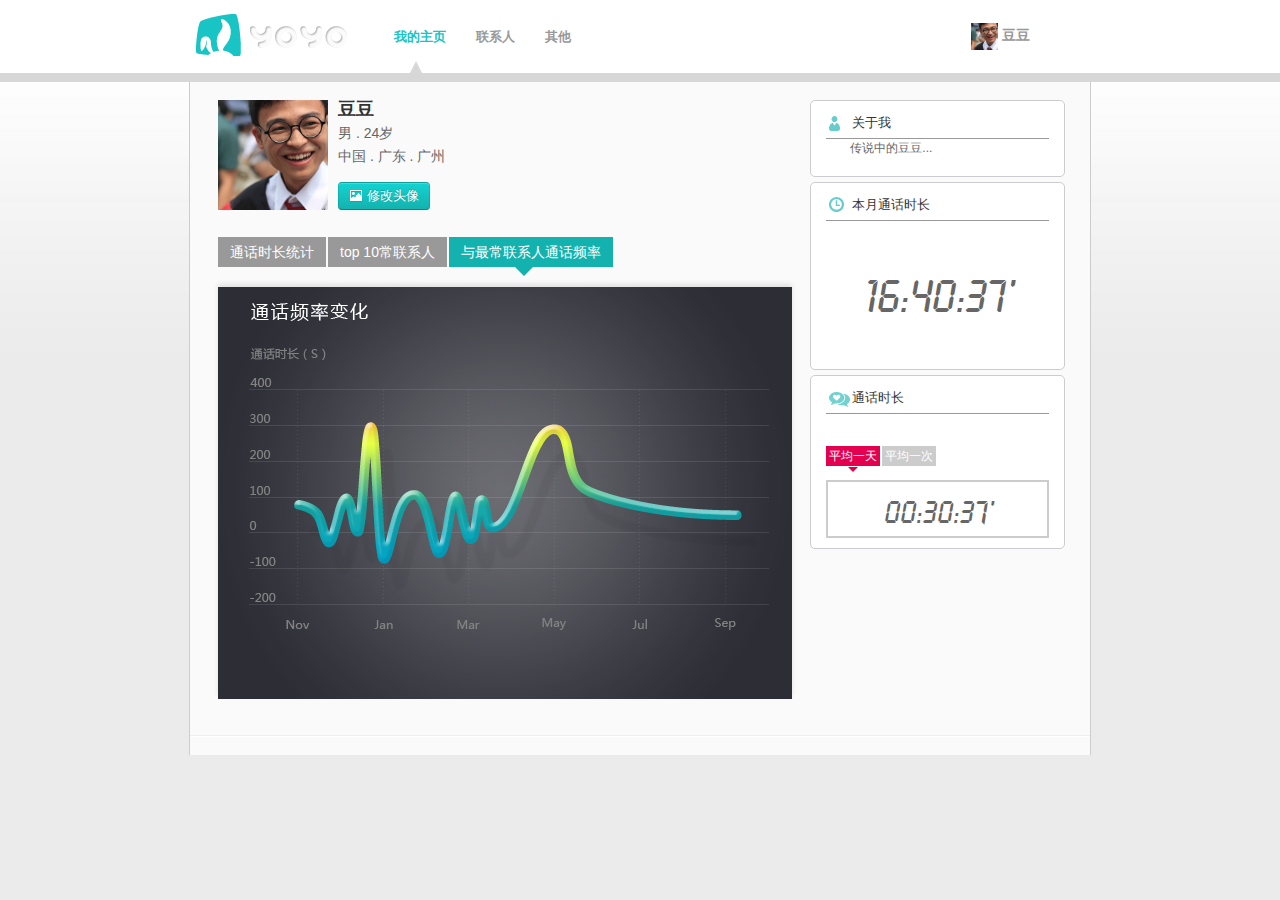
<file: static/index.html>
﻿<!DOCTYPE html>
<html>
<head>
  <meta charset="utf-8">
  <title>YoYo</title>
  <meta name="description" content="the web show user story">
  <meta name="author" content="YoYo">

  <!-- Le styles -->
  <link href="css/bootstrap.css" rel="stylesheet">
  <link href="css/bootstrap-responsive.css" rel="stylesheet">
  <link href="css/home.css" rel="stylesheet">
  
  <!-- Le HTML5 shim, for IE6-8 support of HTML5 elements -->
  <!--[if lt IE 9]>
    <script src="//html5shim.googlecode.com/svn/trunk/html5.js"></script>
  <![endif]-->

  <!-- Le fav and touch icons (补上小图标)-->
  <link rel="shortcut icon" href="img/index/favicon.png">
</head>
<body class="home">
  <div class="navbar">
    <div class="navbar-inner">
      <div class="container-fluid">
        <a class="btn btn-navbar" data-toggle="collapse" data-target=".nav-collapse">
          <span class="icon-bar"></span>
          <span class="icon-bar"></span>
          <span class="icon-bar"></span>
          <span class="icon-bar"></span>
        </a>
        <a class="brand" href="index.html"><img src="img/index/logo.png" alt="logo" title="logo" /></a>
        <div class="nav-collapse">
          <ul class="nav">
            <li class="active"><a href="#">我的主页</a></li>
            <li><a href="#">联系人</a></li>
            <li><a href="#">其他</a></li>
            <!-- <li class="dropdown">
              <a href="#" class="dropdown-toggle" data-toggle="dropdown">
                语言设置
                <b class="caret"></b>
              </a>
              <ul class="dropdown-menu">
                <li><a href="#">中文</a></li>
                <li><a href="#">English</a></li>
              </ul>
            </li> -->
          </ul>
          <ul class="nav pull-right" >
            <li class="">
              <a href="#" class="userName">
                 <img src="img/index/doudou.png" alt="avatar" title="avatar" class="littleAvatar" />
                 豆豆
              </a>
            </li>
          </ul>
        </div><!--/.nav-collapse -->
      </div>
    </div>
    <span class="cusp1"></span>
  </div><!--/.navbar -->

  <div class="container">
    <div class="row-fluid">
      <div class="span8">
        <div id="content">
          <section class="userInfo">
            <img src="img/index/doudou.png" class="avatar" alt="avatar" title="avatar" />
            <div class="userInfoDetail">
              <p>
                <span class="name">豆豆</span>
              </p>
              <p>
                <span class="gender">男</span>
                <span>.</span>
                <span class="gender">24岁</span>
              </p>
              <p>
                <span class="country">中国</span>
                <span>.</span>
                <span class="province">广东</span>
                <span>.</span>
                <span class="city">广州</span>
              </p>
              <a href="#" class="btn btn-success btn-green edit-avatar"><i class="icon-picture icon-white"></i> 修改头像</a>
            </div>
          </section><!--/.avatar -->

          <section class="graph">
            <div class="tabbable">
              <ul class="nav nav-pills">
                <li class="">
                  <a id="task" href="#tab1" data-toggle="tab">
                    <span class="text">通话时长统计</span>
                  </a>
                  <span class="cusp1"></span>
                </li>
                <li class="">
                  <a id="member" href="#tab2" data-toggle="tab">
                    <span class="text">top 10常联系人</span>
                  </a>
                  <span class="cusp1"></span>
                </li>
                <li class="active">
                  <a id="discuss" href="#tab3" data-toggle="tab">
                    <span class="text">与最常联系人通话频率</span>
                  </a>
                  <span class="cusp1"></span>
                </li>
              </ul>
              <div class="tab-content">
                <div class="tab-pane " id="tab1">
                  I'm in Section 1.
                </div>
                <div class="tab-pane" id="tab2">
                  <p>Howdy, I'm in Section 2.</p>
                </div>
                <div class="tab-pane active" id="tab3">
                  <img src="img/index/freq.png" />
                </div>
              </div>
            </div>
          </section><!--/.graph -->
        </div><!--/#content-->
      </div><!--/span9-->

      <div class="span4">
        <div class="widget aboutMe">
          <header>
            <h1><span class="icon"></span>关于我</h1>
          </header>
          <p>传说中的豆豆...</p>
        </div>
        <div class="widget totalDuration">
          <header>
            <h1><span class="icon"></span>本月通话时长</h1>
          </header>
          <p class="time">16:40:37'</p>
        </div>
        <div class="widget meanDuration">
          <header>
            <h1><span class="icon"></span>通话时长</h1>
          </header>
          <div class="tabbable">
            <ul class="nav nav-pills">
              <li class="active">
                <a id="task" href="#meanDurationTab1" data-toggle="tab">
                  <span class="text">平均一天</span>
                </a>
                <span class="cusp1"></span>
              </li>
              <li class="">
                <a id="member" href="#meanDurationTab2" data-toggle="tab">
                  <span class="text">平均一次</span>
                </a>
                <span class="cusp1"></span>
              </li>
            </ul>
            <div class="tab-content">
              <div class="tab-pane active" id="meanDurationTab1">
                <p class="time">00:30:37'</p>
              </div>
              <div class="tab-pane" id="meanDurationTab2">
                <p class="time">00:12:47'</p>
              </div>
            </div>
          </div>
        </div>
      </div><!--/span3-->
    </div><!--/row-->

    <hr>
    <footer>
        <!-- <p>&copy; YoYo 2012</p> -->
    </footer>

  </div><!--/.container-->

<!-- Le javascript -->
  <script src="js/jquery-1.8.3.min.js" type="text/javascript"></script>
  <script src="js/bootstrap.js" type="text/javascript"></script>
  <script src="js/main.js" type="text/javascript"></script>

</body>
</html>
</file>
<file: static/css/home.css>
﻿/* reset */
html {
    font-family:  Arial, SimSun, '黑体';
}
h1, h2, h3, h4, h5, h6, input, select, textarea, a {
    font-family:  Arial, SimSun, '黑体';
}
/*去掉虚线款*/
a:visited, a:active {
    outline: none;
}
.btn {
    font-family: Arial, 'Microsoft YaHei';
}
div.button span i {
    vertical-align: baseline;
}
/*外部字体*/
@font-face {
    font-family: 'lcddregular';
    src: url('../font/lcd-webfont.eot');
    src: url('../font/lcd-webfont.eot?#iefix') format('embedded-opentype'),
         url('../font/lcd-webfont.woff') format('woff'),
         url('../font/lcd-webfont.ttf') format('truetype');
    font-weight: normal;
    font-style: normal;
}
.navbar {
    height: 73px;
    margin-bottom: 0;
    border-bottom: #D7D7D7 solid 9px;
    position: relative;
}
.cusp1 {
    position:absolute;
    display:block;
    height:0px;
}
.navbar .cusp1 {
  left:410px;
  bottom:0px;
  border-top:0px;
  border-bottom:12px solid #D7D7D7;
  border-right:6px solid #fff;
  border-left:6px solid #fff;
}
.littleAvatar {
  height: 27px;
  width: 27px;
}
.navbar .navbar-inner {
    background: none repeat scroll 0 0 #FFFFFF;
    border-radius: 0 0 0 0;
    box-shadow: none;
    text-shadow: none;
    padding: 10px 0;
}
.navbar .nav > li > a {
    font-size: 13px;
    font-weight: bold;
    text-shadow: none;
    padding: 17px 15px;
}
.navbar .pull-right > li > a {
    font-size: 14px;
    padding: 13px 60px 13px 0;
} 

.navbar .nav li.dropdown .dropdown-toggle .caret {
    border-bottom-color: #999999;
    border-top-color: #999999;
}
.nav li.dropdown.open .caret, .nav li.dropdown.open.active .caret, .nav li.dropdown.open a:hover .caret {
  border-top-color: #666;
  border-bottom-color: #666;
}
.dropdown-menu li > a:hover, .dropdown-menu .active > a, .dropdown-menu .active > a:hover {
    background-color: #18C4C4;
}
.navbar .nav > li > a:hover {
    color: #666;
}
.navbar .nav .active > a, .navbar .nav .active > a:hover {
    color: #18C4C4;
    background-color: #FFFFFF;
}
.navbar .container-fluid {
    width: 900px;
    margin-left: auto;
    margin-right: auto;
    padding: 0 0;
}
.brand img {
    padding: 0 10px;
    width: 159px;
    vertical-align: bottom;
}
.navbar .brand {
    color: #999999;
    display: block;
    float: left;
    font-size: 20px;
    font-weight: 200;
    line-height: 1;
    margin-left: -10px;
    margin-right: 20px;
    padding: 0 0;
}
.home {
    background: #EBEBEB url('../img/index/background.png') left 82px repeat-x;
}
.container {
    color: #666;
    width: 900px;
    border-left: 1px solid #ccccce;
    border-right: 1px solid #ccccce;
    background-color: #FAFAFA;
    font-size: 14px;
}
.row-fluid {
    padding: 18px 28px;
}
.userInfo {
    height: 110px;
    position: relative;
    margin-bottom: 25px;
}
.userInfo .avatar {
    position: absolute;
    height: 110px;
    width: 110px;
}
.userInfoDetail {
    margin-left: 120px;
}
.userInfoDetail .name {
  color: #333;
  font-size: 18px;
  font-weight: bold;
}
.userInfoDetail > p {
  margin: 0 0 5px;
}
.btn-green {
  position: absolute;
  left: 120px;
  bottom: 0;
}
.btn-green {
    background-color: #14B2AE;
    /* IE10 */
    background-image: -ms-linear-gradient(top, #12D3D1 0%, #14B2AE 100%);

    /* Mozilla Firefox */
    background-image: -moz-linear-gradient(top, #12D3D1 0%, #14B2AE 100%);

    /* Opera */
    background-image: -o-linear-gradient(top, #12D3D1 0%, #14B2AE 100%);

    /* Webkit (Safari/Chrome 10) */
    background-image: -webkit-gradient(linear, left top, left bottom, color-stop(0, #12D3D1), color-stop(1, #14B2AE));

    /* Webkit (Chrome 11+) */
    background-image: -webkit-linear-gradient(top, #12D3D1 0%, #14B2AE 100%);

    /* Proposed W3C Markup */
    background-image: linear-gradient(top, #12D3D1 0%, #14B2AE 100%);

    border-color: rgba(0, 0, 0, 0.1) rgba(0, 0, 0, 0.1) rgba(0, 0, 0, 0.25);
}
.btn-green:active, .btn-green:hover {
    background-color: #14B2AE;
}
.nav-pills > li {
    position: relative;
}
.nav-pills > li > a {
  font-family: Arial, 'Microsoft YaHei';
  border-radius: 0;
}
.graph .nav-pills > li > a, .graph .nav-pills > li > a:hover {
    background-color: #999999;
    color: #FFFFFF;
}
.graph .nav-pills > .active > a, .graph .nav-pills > .active > a:hover {
    background-color: #14B2AE;
    color: #FFFFFF;
}
.graph .active .cusp1 {
  left:40%;
  bottom:-7px;
  border-bottom:0px;
  border-top:9px solid #14B2AE;
  border-right:9px solid #FAFAFA;
  border-left:9px solid #FAFAFA;
}
.graph .tab-content {
    width: 574px; 
    box-shadow: 0px -3px 5px rgba(0, 0, 0, 0.1);
}

.row-fluid .span8, 
.row-fluid .span4 {
  margin: 0;
}
.widget {
  background-color: #FFFFFF;
  margin-right: 30px;
  margin-bottom: 5px;
  border: 1px solid #ccccce;
  border-radius: 5px;
  padding: 10px 15px;
  font-size: 12px;
}
.widget header {
  border-bottom: 1px solid #999999;
  padding-bottom: 3px;
}
.widget header h1 {
  color: #333;
  font-weight: normal;
  font-size: 13px;
  line-height: 24px;
}
.time {
  font-family: "lcddregular";
  font-size: 48px;
  line-height: 120%;
  text-align: center;
}
.totalDuration p {
  margin: 40px 0 40px;
}
.meanDuration .tab-content .time {
  font-size: 32px;
  vertical-align: middle;
}
.meanDuration .tab-content {
  padding-top: 7px;
  border: 2px solid #ccc;
}
.meanDuration .tabbable {
  margin-top: 30px;
}
.meanDuration .nav {
  margin-bottom: 12px;
}
.meanDuration .nav-pills > li > a, .meanDuration .nav-pills > li > a:hover {
    padding: 3px;
    background-color: #CCCCCC;
    color: #FFFFFF;
}
.meanDuration .nav-pills > .active > a, .meanDuration .nav-pills > .active > a:hover {
    background-color: #E5004F;
    color: #FFFFFF;
}
.meanDuration .active .cusp1 {
  left:22px;
  bottom:-4px;
  border-bottom:0px;
  border-top:5px solid #E5004F;
  border-right:5px solid #ffffff;
  border-left:5px solid #ffffff;
}
span.icon {
  display: inline-block;
  overflow: hidden;
  background: url(../img/index/icon.png) no-repeat;
  vertical-align: bottom;
}
.aboutMe .icon {
  background-position: 0 0; width: 26px; height: 24px; 
}
.aboutMe p {
  text-indent: 2em;
}
.totalDuration .icon {
  background-position: 0 -74px; width: 26px; height: 24px; 
}
.meanDuration .icon {
  background-position: 0 -148px; width: 26px; height: 22px;
}
</file>
